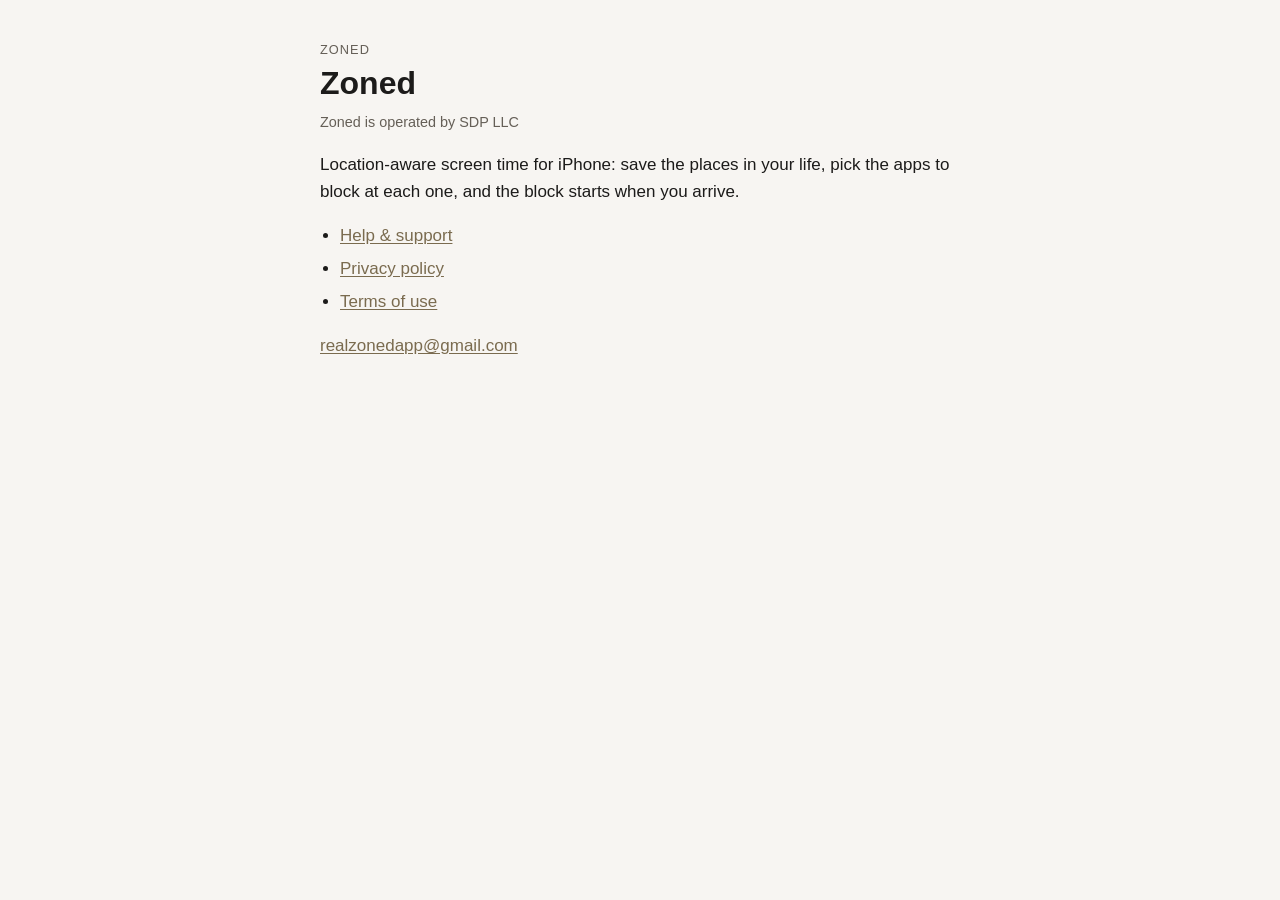
<file: index.html>
<!doctype html>
<html lang="en">
<head>
<meta charset="utf-8">
<meta name="viewport" content="width=device-width, initial-scale=1">
<!-- Row 39: GitHub Pages can't set headers, so the policy rides in the page.
     No scripts, frames or forms here, so nothing is allowed but this site's
     own stylesheet. -->
<meta http-equiv="Content-Security-Policy" content="default-src 'none'; style-src 'self'; base-uri 'none'; form-action 'none'">
<meta name="referrer" content="no-referrer">
<title>Zoned</title>
<link rel="stylesheet" href="style.css">
</head>
<body>
<main>
<p class="eyebrow">Zoned</p>
<h1>Zoned</h1>
<p class="meta">Zoned is operated by SDP LLC</p>
<p>Location-aware screen time for iPhone: save the places in your life, pick the apps to block at
each one, and the block starts when you arrive.</p>
<ul>
<li><a href="support.html">Help &amp; support</a></li>
<li><a href="privacy.html">Privacy policy</a></li>
<li><a href="terms.html">Terms of use</a></li>
</ul>
<p><a href="mailto:realzonedapp@gmail.com">realzonedapp@gmail.com</a></p>
</main>
</body>
</html>
</file>
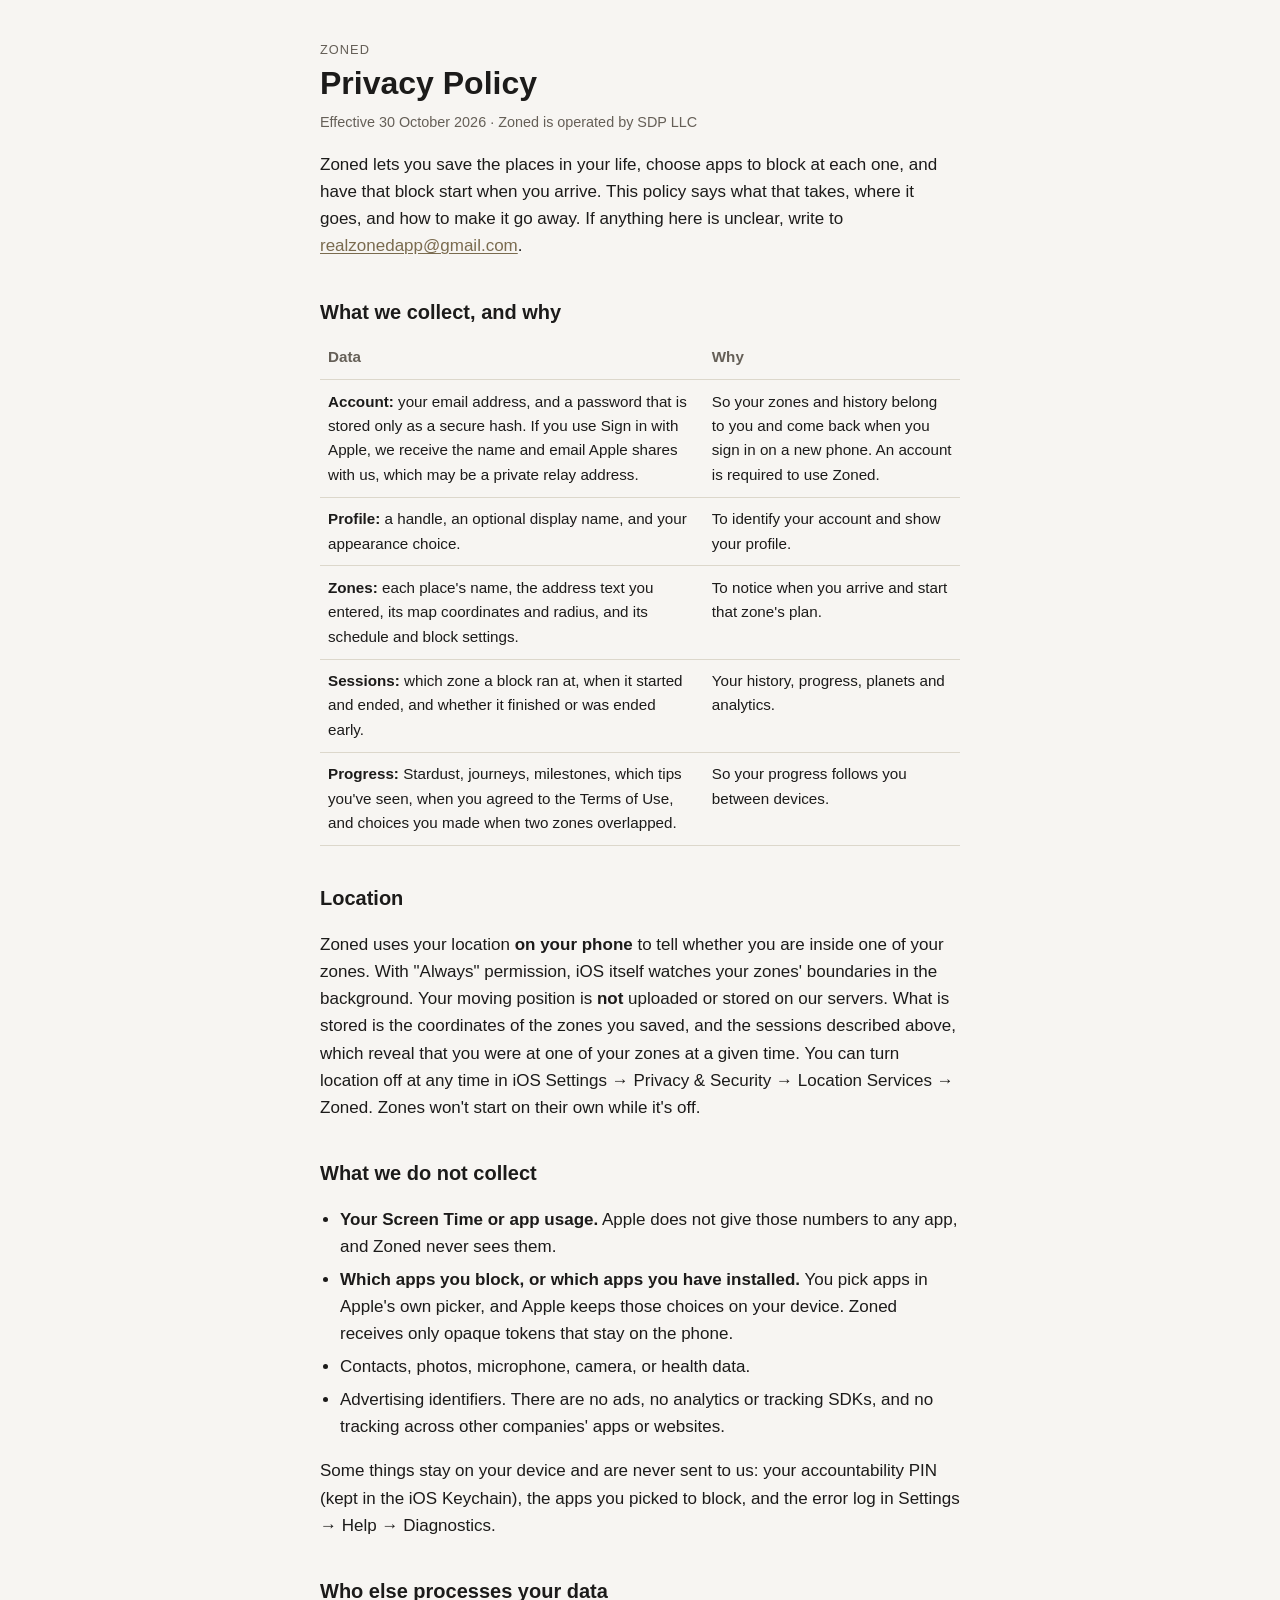
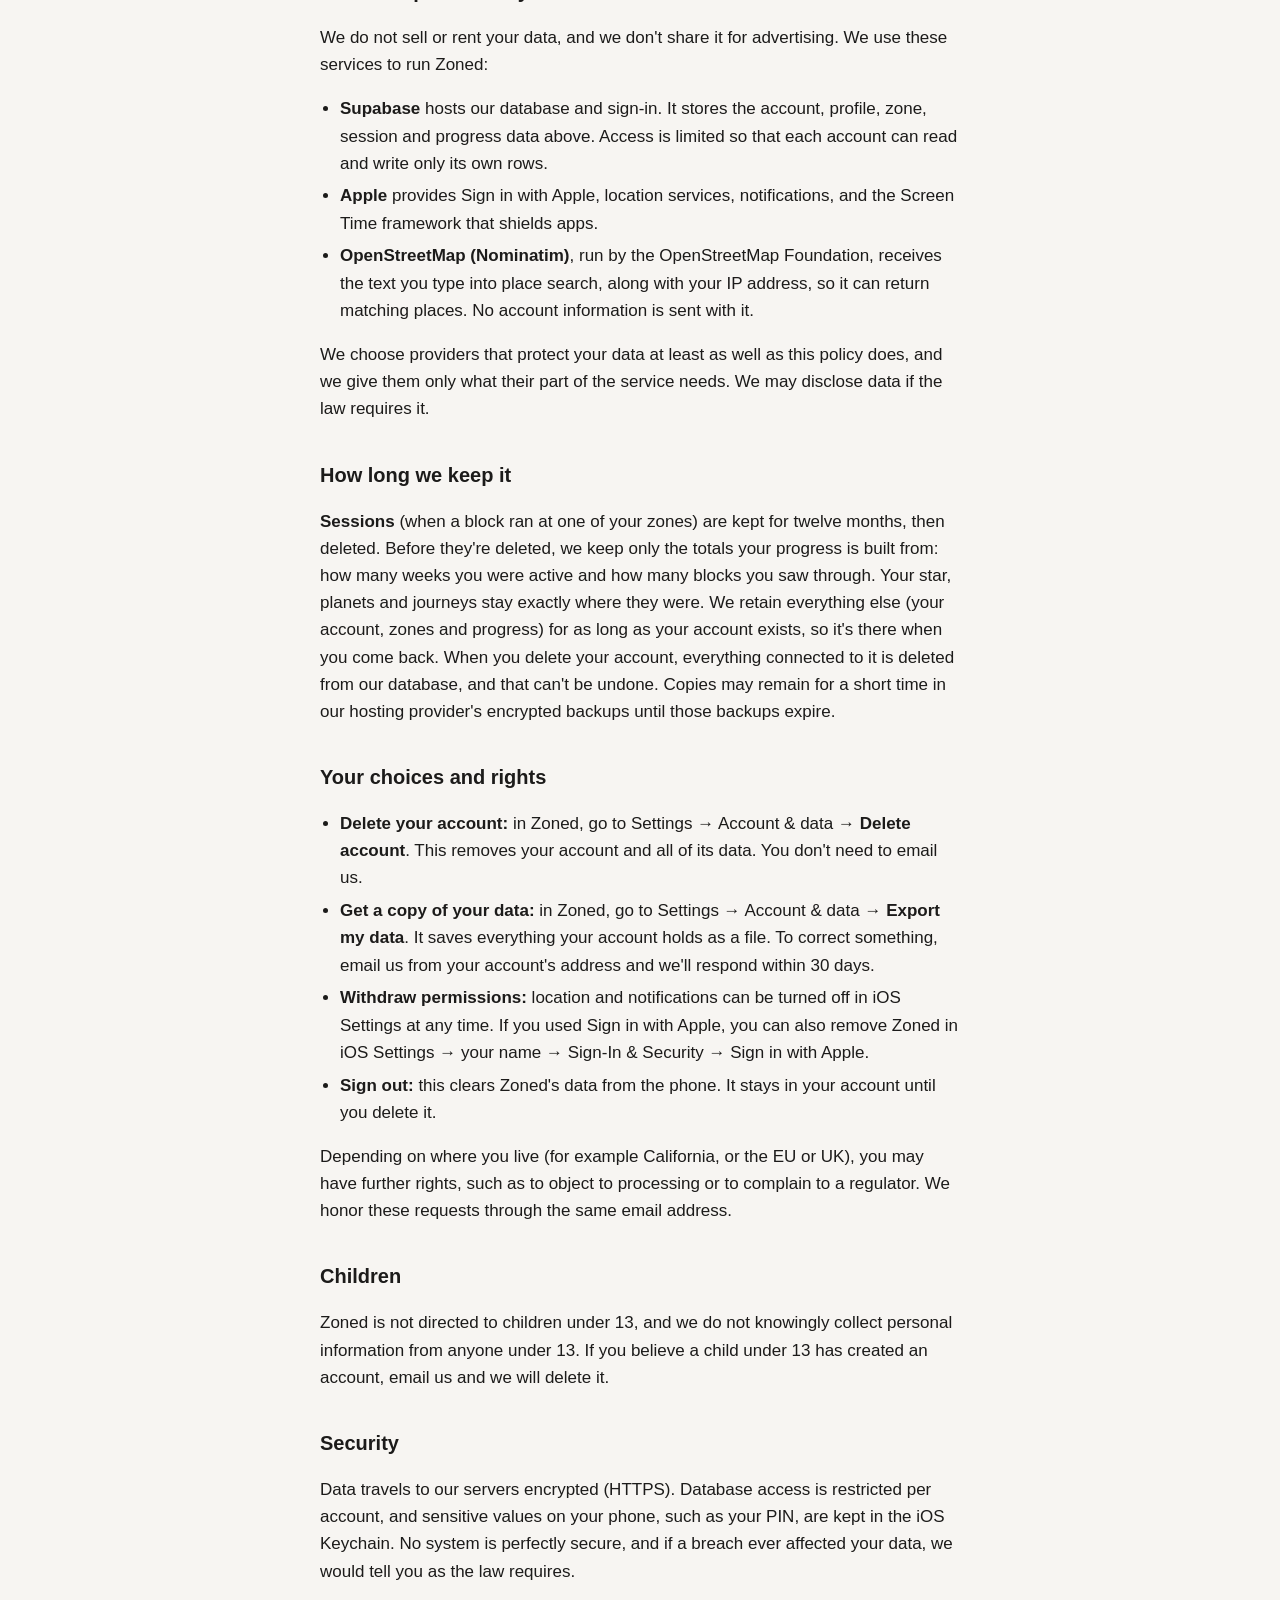
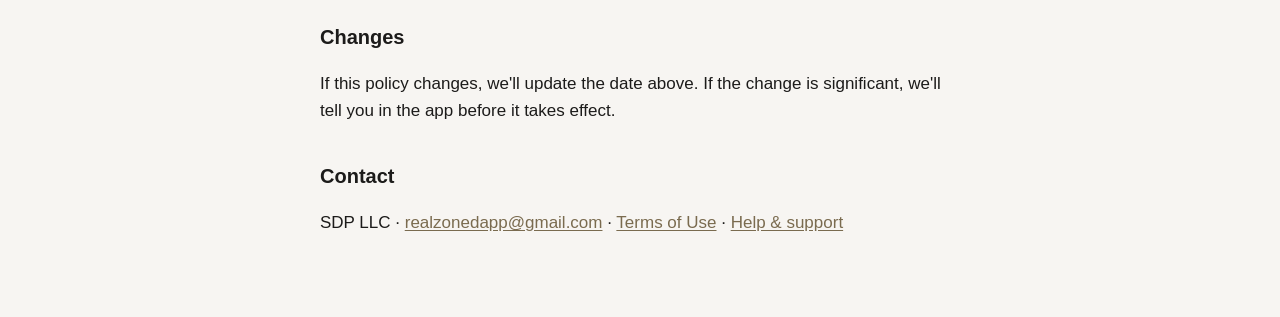
<file: privacy.html>
<!doctype html>
<html lang="en">
<head>
<meta charset="utf-8">
<meta name="viewport" content="width=device-width, initial-scale=1">
<!-- Generated from lib/legal-documents.ts by tests/legal.test.ts. Edit the
     words there and run `pnpm test -u`; the app shows the same text. -->
<!-- Row 39: GitHub Pages can't set headers, so the policy rides in the page.
     No scripts, frames or forms here, so nothing is allowed but this site's
     own stylesheet. -->
<meta http-equiv="Content-Security-Policy" content="default-src 'none'; style-src 'self'; base-uri 'none'; form-action 'none'">
<meta name="referrer" content="no-referrer">
<title>Zoned Privacy Policy</title>
<link rel="stylesheet" href="style.css">
</head>
<body>
<main>
<p class="eyebrow">Zoned</p>
<h1>Privacy Policy</h1>
<p class="meta">Effective 30 October 2026 · Zoned is operated by SDP LLC</p>

<p>Zoned lets you save the places in your life, choose apps to block at each one, and have that block start when you arrive. This policy says what that takes, where it goes, and how to make it go away. If anything here is unclear, write to <a href="mailto:realzonedapp@gmail.com">realzonedapp@gmail.com</a>.</p>

<h2>What we collect, and why</h2>
<table>
<thead><tr><th>Data</th><th>Why</th></tr></thead>
<tbody>
<tr><td><strong>Account:</strong> your email address, and a password that is stored only as a secure hash. If you use Sign in with Apple, we receive the name and email Apple shares with us, which may be a private relay address.</td><td>So your zones and history belong to you and come back when you sign in on a new phone. An account is required to use Zoned.</td></tr>
<tr><td><strong>Profile:</strong> a handle, an optional display name, and your appearance choice.</td><td>To identify your account and show your profile.</td></tr>
<tr><td><strong>Zones:</strong> each place's name, the address text you entered, its map coordinates and radius, and its schedule and block settings.</td><td>To notice when you arrive and start that zone's plan.</td></tr>
<tr><td><strong>Sessions:</strong> which zone a block ran at, when it started and ended, and whether it finished or was ended early.</td><td>Your history, progress, planets and analytics.</td></tr>
<tr><td><strong>Progress:</strong> Stardust, journeys, milestones, which tips you've seen, when you agreed to the Terms of Use, and choices you made when two zones overlapped.</td><td>So your progress follows you between devices.</td></tr>
</tbody>
</table>

<h2>Location</h2>
<p>Zoned uses your location <strong>on your phone</strong> to tell whether you are inside one of your zones. With &quot;Always&quot; permission, iOS itself watches your zones' boundaries in the background. Your moving position is <strong>not</strong> uploaded or stored on our servers. What is stored is the coordinates of the zones you saved, and the sessions described above, which reveal that you were at one of your zones at a given time. You can turn location off at any time in iOS Settings → Privacy &amp; Security → Location Services → Zoned. Zones won't start on their own while it's off.</p>

<h2>What we do not collect</h2>
<ul>
<li><strong>Your Screen Time or app usage.</strong> Apple does not give those numbers to any app, and Zoned never sees them.</li>
<li><strong>Which apps you block, or which apps you have installed.</strong> You pick apps in Apple's own picker, and Apple keeps those choices on your device. Zoned receives only opaque tokens that stay on the phone.</li>
<li>Contacts, photos, microphone, camera, or health data.</li>
<li>Advertising identifiers. There are no ads, no analytics or tracking SDKs, and no tracking across other companies' apps or websites.</li>
</ul>
<p>Some things stay on your device and are never sent to us: your accountability PIN (kept in the iOS Keychain), the apps you picked to block, and the error log in Settings → Help → Diagnostics.</p>

<h2>Who else processes your data</h2>
<p>We do not sell or rent your data, and we don't share it for advertising. We use these services to run Zoned:</p>
<ul>
<li><strong>Supabase</strong> hosts our database and sign-in. It stores the account, profile, zone, session and progress data above. Access is limited so that each account can read and write only its own rows.</li>
<li><strong>Apple</strong> provides Sign in with Apple, location services, notifications, and the Screen Time framework that shields apps.</li>
<li><strong>OpenStreetMap (Nominatim)</strong>, run by the OpenStreetMap Foundation, receives the text you type into place search, along with your IP address, so it can return matching places. No account information is sent with it.</li>
</ul>
<p>We choose providers that protect your data at least as well as this policy does, and we give them only what their part of the service needs. We may disclose data if the law requires it.</p>

<h2>How long we keep it</h2>
<p><strong>Sessions</strong> (when a block ran at one of your zones) are kept for twelve months, then deleted. Before they're deleted, we keep only the totals your progress is built from: how many weeks you were active and how many blocks you saw through. Your star, planets and journeys stay exactly where they were. We retain everything else (your account, zones and progress) for as long as your account exists, so it's there when you come back. When you delete your account, everything connected to it is deleted from our database, and that can't be undone. Copies may remain for a short time in our hosting provider's encrypted backups until those backups expire.</p>

<h2>Your choices and rights</h2>
<ul>
<li><strong>Delete your account:</strong> in Zoned, go to Settings → Account &amp; data → <strong>Delete account</strong>. This removes your account and all of its data. You don't need to email us.</li>
<li><strong>Get a copy of your data:</strong> in Zoned, go to Settings → Account &amp; data → <strong>Export my data</strong>. It saves everything your account holds as a file. To correct something, email us from your account's address and we'll respond within 30 days.</li>
<li><strong>Withdraw permissions:</strong> location and notifications can be turned off in iOS Settings at any time. If you used Sign in with Apple, you can also remove Zoned in iOS Settings → your name → Sign-In &amp; Security → Sign in with Apple.</li>
<li><strong>Sign out:</strong> this clears Zoned's data from the phone. It stays in your account until you delete it.</li>
</ul>
<p>Depending on where you live (for example California, or the EU or UK), you may have further rights, such as to object to processing or to complain to a regulator. We honor these requests through the same email address.</p>

<h2>Children</h2>
<p>Zoned is not directed to children under 13, and we do not knowingly collect personal information from anyone under 13. If you believe a child under 13 has created an account, email us and we will delete it.</p>

<h2>Security</h2>
<p>Data travels to our servers encrypted (HTTPS). Database access is restricted per account, and sensitive values on your phone, such as your PIN, are kept in the iOS Keychain. No system is perfectly secure, and if a breach ever affected your data, we would tell you as the law requires.</p>

<h2>Changes</h2>
<p>If this policy changes, we'll update the date above. If the change is significant, we'll tell you in the app before it takes effect.</p>

<h2>Contact</h2>
<p>SDP LLC · <a href="mailto:realzonedapp@gmail.com">realzonedapp@gmail.com</a> · <a href="terms.html">Terms of Use</a> · <a href="support.html">Help &amp; support</a></p>
</main>
</body>
</html>
</file>
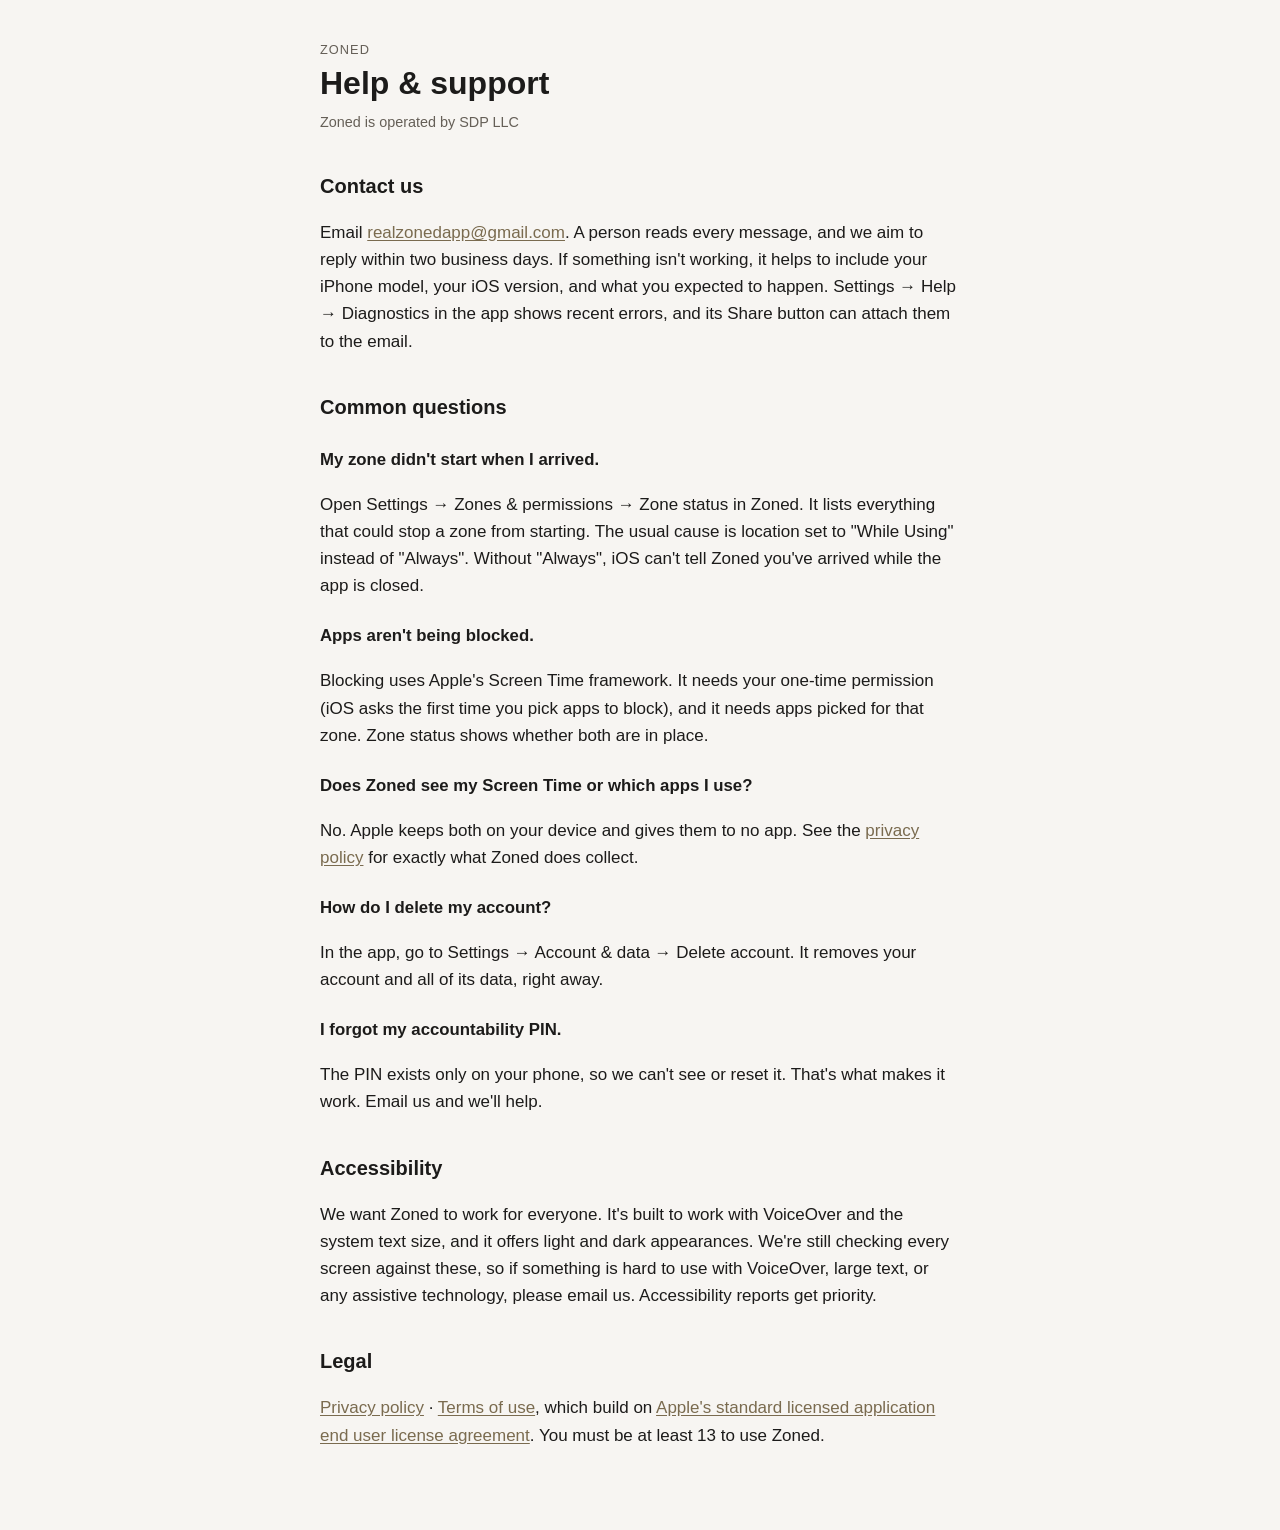
<file: support.html>
<!doctype html>
<html lang="en">
<head>
<meta charset="utf-8">
<meta name="viewport" content="width=device-width, initial-scale=1">
<!-- Row 39: GitHub Pages can't set headers, so the policy rides in the page.
     No scripts, frames or forms here, so nothing is allowed but this site's
     own stylesheet. -->
<meta http-equiv="Content-Security-Policy" content="default-src 'none'; style-src 'self'; base-uri 'none'; form-action 'none'">
<meta name="referrer" content="no-referrer">
<title>Zoned Support</title>
<link rel="stylesheet" href="style.css">
</head>
<body>
<main>
<p class="eyebrow">Zoned</p>
<h1>Help &amp; support</h1>
<p class="meta">Zoned is operated by SDP LLC</p>

<h2>Contact us</h2>
<p>Email <a href="mailto:realzonedapp@gmail.com?subject=Zoned%20support">realzonedapp@gmail.com</a>.
A person reads every message, and we aim to reply within two business days. If something isn't
working, it helps to include your iPhone model, your iOS version, and what you expected to happen.
Settings → Help → Diagnostics in the app shows recent errors, and its Share button can attach them to the email.</p>

<h2>Common questions</h2>

<h3>My zone didn't start when I arrived.</h3>
<p>Open Settings → Zones &amp; permissions → Zone status in Zoned. It lists everything that could stop a zone from starting.
The usual cause is location set to "While Using" instead of "Always". Without "Always", iOS can't
tell Zoned you've arrived while the app is closed.</p>

<h3>Apps aren't being blocked.</h3>
<p>Blocking uses Apple's Screen Time framework. It needs your one-time permission (iOS asks the first
time you pick apps to block), and it needs apps picked for that zone. Zone status shows whether both
are in place.</p>

<h3>Does Zoned see my Screen Time or which apps I use?</h3>
<p>No. Apple keeps both on your device and gives them to no app. See the
<a href="privacy.html">privacy policy</a> for exactly what Zoned does collect.</p>

<h3>How do I delete my account?</h3>
<p>In the app, go to Settings → Account &amp; data → Delete account. It removes your account and all of its
data, right away.</p>

<h3>I forgot my accountability PIN.</h3>
<p>The PIN exists only on your phone, so we can't see or reset it. That's what makes it work. Email
us and we'll help.</p>

<h2>Accessibility</h2>
<p>We want Zoned to work for everyone. It's built to work with VoiceOver and the system text size, and it
offers light and dark appearances. We're still checking every screen against these, so if something is
hard to use with VoiceOver, large text, or any assistive technology, please email us. Accessibility
reports get priority.</p>

<h2>Legal</h2>
<p><a href="privacy.html">Privacy policy</a> · <a href="terms.html">Terms of use</a>, which build on
<a href="https://www.apple.com/legal/internet-services/itunes/dev/stdeula/">Apple's standard licensed
application end user license agreement</a>. You must be at least 13 to use Zoned.</p>
</main>
</body>
</html>
</file>
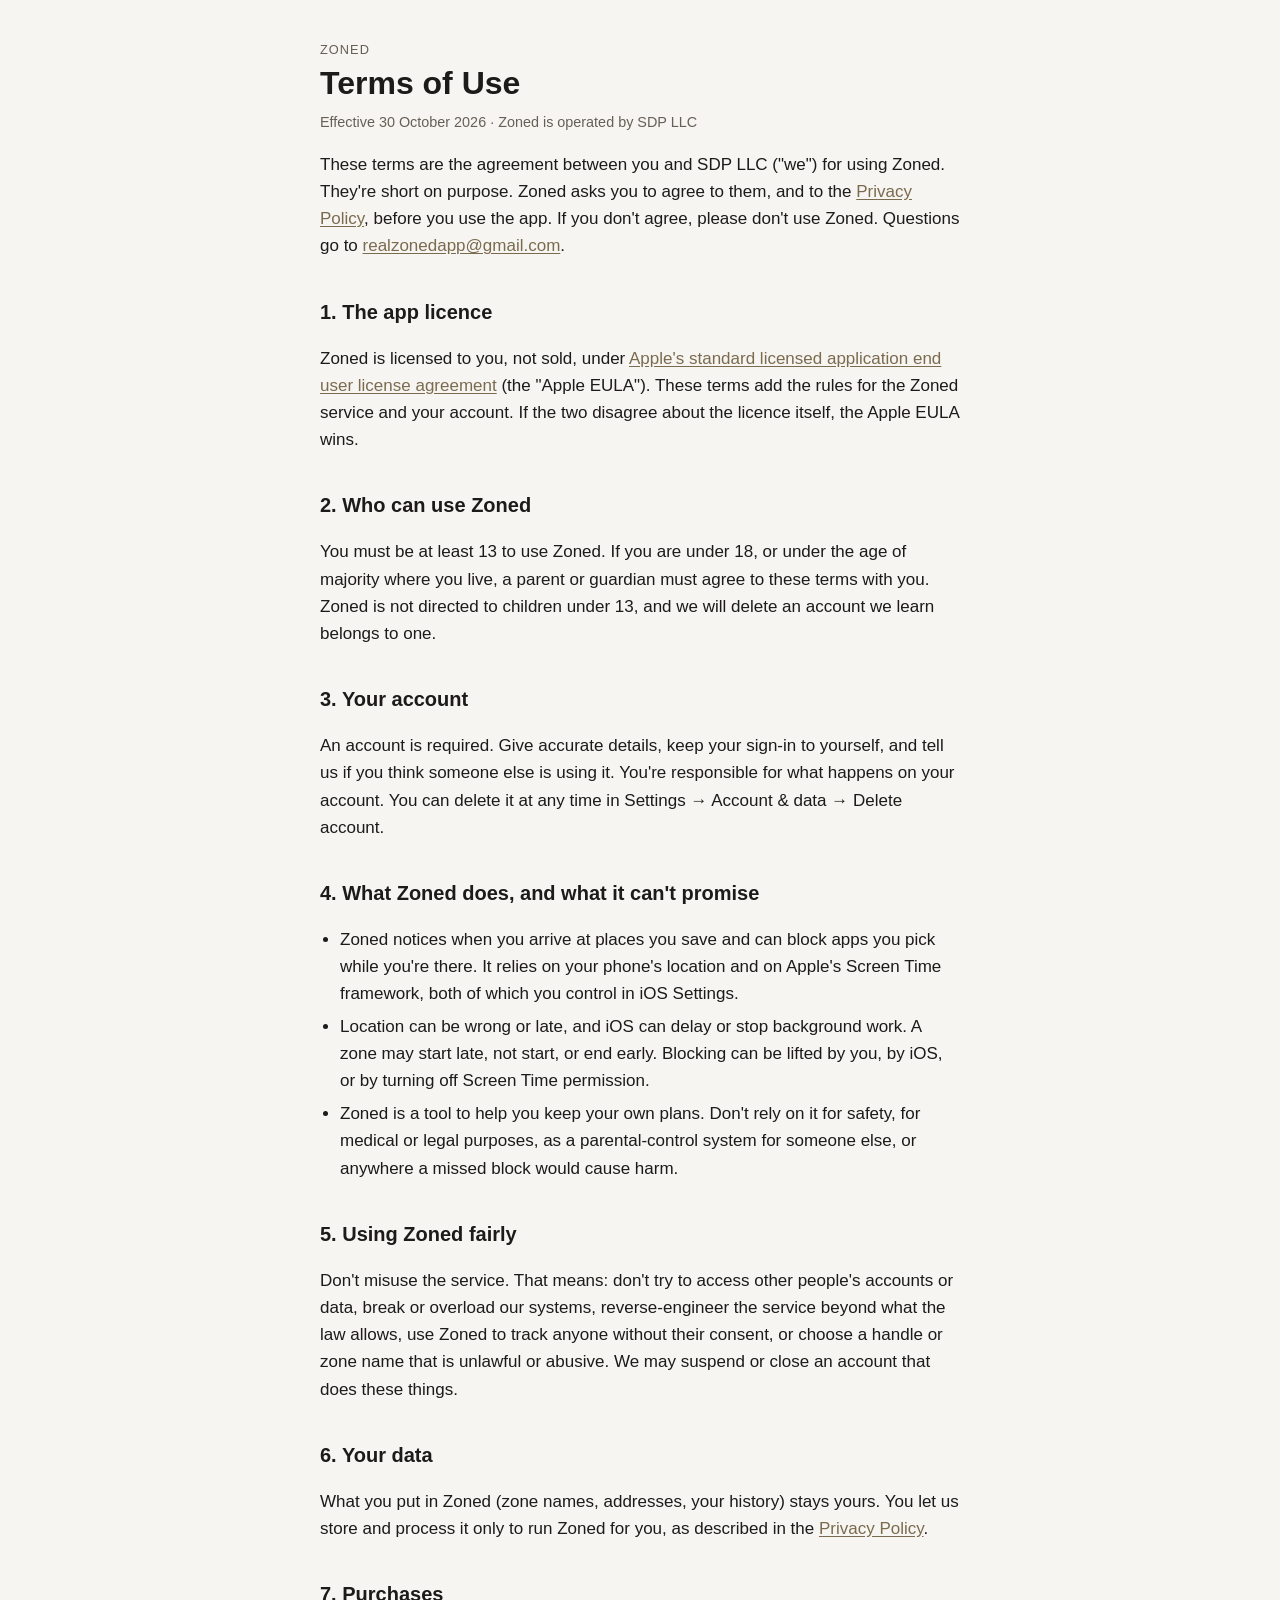
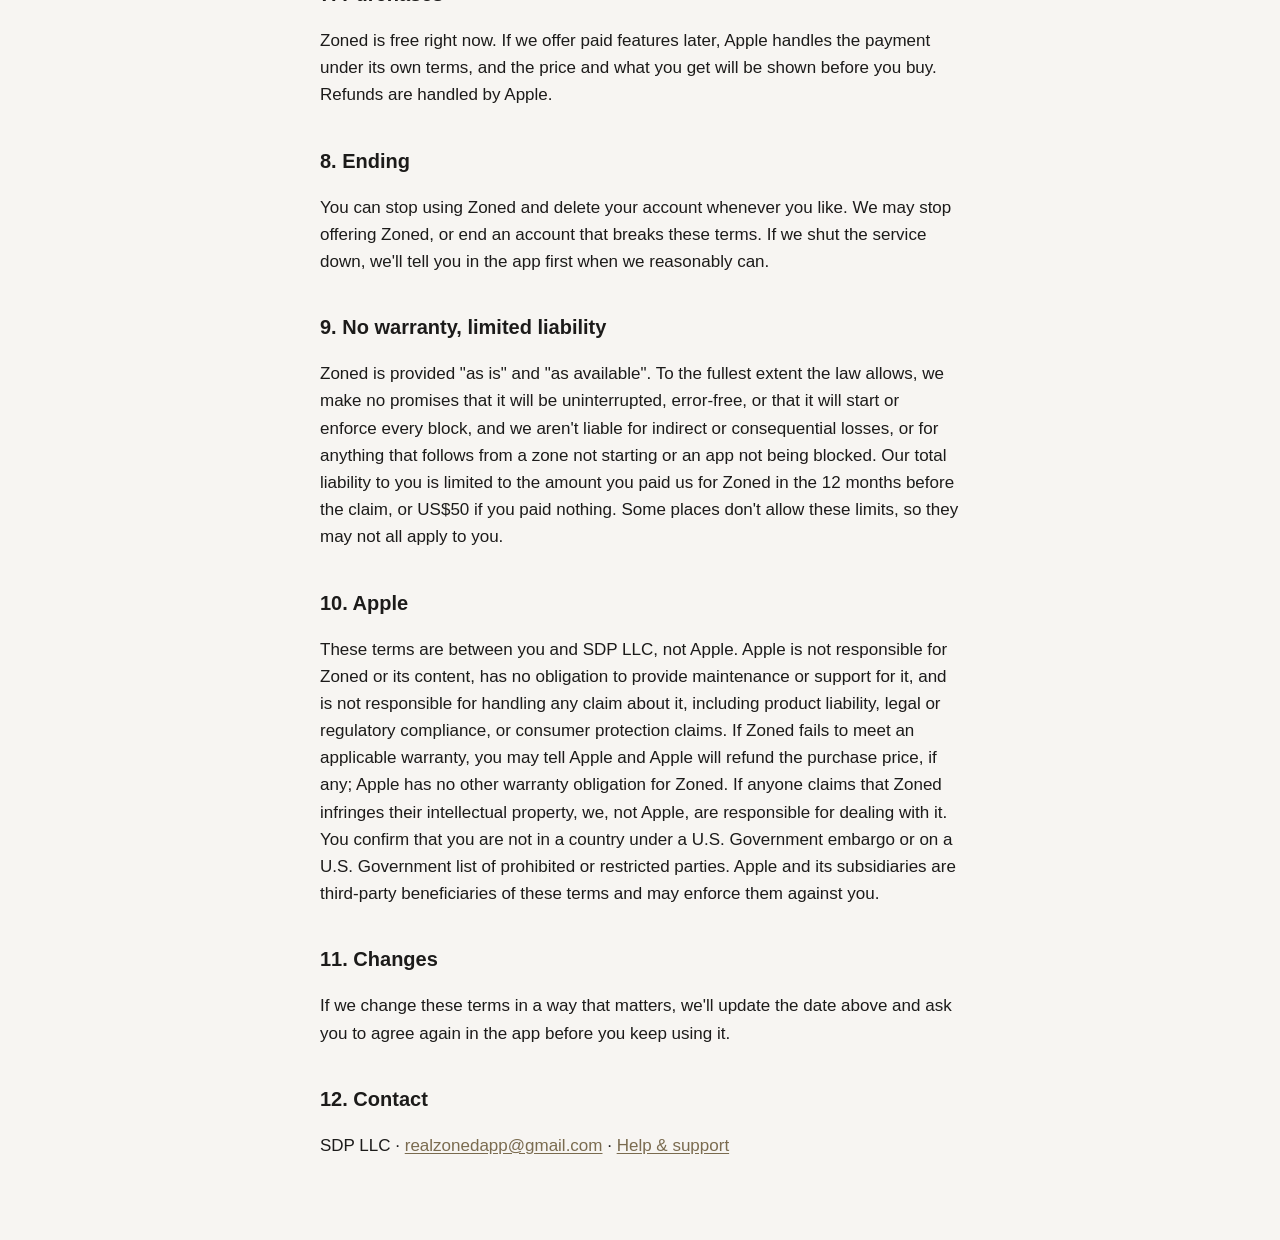
<file: terms.html>
<!doctype html>
<html lang="en">
<head>
<meta charset="utf-8">
<meta name="viewport" content="width=device-width, initial-scale=1">
<!-- Generated from lib/legal-documents.ts by tests/legal.test.ts. Edit the
     words there and run `pnpm test -u`; the app shows the same text. -->
<!-- Row 39: GitHub Pages can't set headers, so the policy rides in the page.
     No scripts, frames or forms here, so nothing is allowed but this site's
     own stylesheet. -->
<meta http-equiv="Content-Security-Policy" content="default-src 'none'; style-src 'self'; base-uri 'none'; form-action 'none'">
<meta name="referrer" content="no-referrer">
<title>Zoned Terms of Use</title>
<link rel="stylesheet" href="style.css">
</head>
<body>
<main>
<p class="eyebrow">Zoned</p>
<h1>Terms of Use</h1>
<p class="meta">Effective 30 October 2026 · Zoned is operated by SDP LLC</p>

<p>These terms are the agreement between you and SDP LLC (&quot;we&quot;) for using Zoned. They're short on purpose. Zoned asks you to agree to them, and to the <a href="privacy.html">Privacy Policy</a>, before you use the app. If you don't agree, please don't use Zoned. Questions go to <a href="mailto:realzonedapp@gmail.com">realzonedapp@gmail.com</a>.</p>

<h2>1. The app licence</h2>
<p>Zoned is licensed to you, not sold, under <a href="https://www.apple.com/legal/internet-services/itunes/dev/stdeula/">Apple's standard licensed application end user license agreement</a> (the &quot;Apple EULA&quot;). These terms add the rules for the Zoned service and your account. If the two disagree about the licence itself, the Apple EULA wins.</p>

<h2>2. Who can use Zoned</h2>
<p>You must be at least 13 to use Zoned. If you are under 18, or under the age of majority where you live, a parent or guardian must agree to these terms with you. Zoned is not directed to children under 13, and we will delete an account we learn belongs to one.</p>

<h2>3. Your account</h2>
<p>An account is required. Give accurate details, keep your sign-in to yourself, and tell us if you think someone else is using it. You're responsible for what happens on your account. You can delete it at any time in Settings → Account &amp; data → Delete account.</p>

<h2>4. What Zoned does, and what it can't promise</h2>
<ul>
<li>Zoned notices when you arrive at places you save and can block apps you pick while you're there. It relies on your phone's location and on Apple's Screen Time framework, both of which you control in iOS Settings.</li>
<li>Location can be wrong or late, and iOS can delay or stop background work. A zone may start late, not start, or end early. Blocking can be lifted by you, by iOS, or by turning off Screen Time permission.</li>
<li>Zoned is a tool to help you keep your own plans. Don't rely on it for safety, for medical or legal purposes, as a parental-control system for someone else, or anywhere a missed block would cause harm.</li>
</ul>

<h2>5. Using Zoned fairly</h2>
<p>Don't misuse the service. That means: don't try to access other people's accounts or data, break or overload our systems, reverse-engineer the service beyond what the law allows, use Zoned to track anyone without their consent, or choose a handle or zone name that is unlawful or abusive. We may suspend or close an account that does these things.</p>

<h2>6. Your data</h2>
<p>What you put in Zoned (zone names, addresses, your history) stays yours. You let us store and process it only to run Zoned for you, as described in the <a href="privacy.html">Privacy Policy</a>.</p>

<h2>7. Purchases</h2>
<p>Zoned is free right now. If we offer paid features later, Apple handles the payment under its own terms, and the price and what you get will be shown before you buy. Refunds are handled by Apple.</p>

<h2>8. Ending</h2>
<p>You can stop using Zoned and delete your account whenever you like. We may stop offering Zoned, or end an account that breaks these terms. If we shut the service down, we'll tell you in the app first when we reasonably can.</p>

<h2>9. No warranty, limited liability</h2>
<p>Zoned is provided &quot;as is&quot; and &quot;as available&quot;. To the fullest extent the law allows, we make no promises that it will be uninterrupted, error-free, or that it will start or enforce every block, and we aren't liable for indirect or consequential losses, or for anything that follows from a zone not starting or an app not being blocked. Our total liability to you is limited to the amount you paid us for Zoned in the 12 months before the claim, or US$50 if you paid nothing. Some places don't allow these limits, so they may not all apply to you.</p>

<h2>10. Apple</h2>
<p>These terms are between you and SDP LLC, not Apple. Apple is not responsible for Zoned or its content, has no obligation to provide maintenance or support for it, and is not responsible for handling any claim about it, including product liability, legal or regulatory compliance, or consumer protection claims. If Zoned fails to meet an applicable warranty, you may tell Apple and Apple will refund the purchase price, if any; Apple has no other warranty obligation for Zoned. If anyone claims that Zoned infringes their intellectual property, we, not Apple, are responsible for dealing with it. You confirm that you are not in a country under a U.S. Government embargo or on a U.S. Government list of prohibited or restricted parties. Apple and its subsidiaries are third-party beneficiaries of these terms and may enforce them against you.</p>

<h2>11. Changes</h2>
<p>If we change these terms in a way that matters, we'll update the date above and ask you to agree again in the app before you keep using it.</p>

<h2>12. Contact</h2>
<p>SDP LLC · <a href="mailto:realzonedapp@gmail.com">realzonedapp@gmail.com</a> · <a href="support.html">Help &amp; support</a></p>
</main>
</body>
</html>
</file>
<file: style.css>
/* Zoned's public pages. Marble in light, Matte Black in dark (lib/theme.ts). */
:root {
  --bg: #F7F5F2;
  --ink: #1C1B1A;
  --muted: #655F57;
  --line: #DCD7CB;
  --stone: #7A6B4F; /* darker than the in-app stone: 4.8:1 on Marble, WCAG AA for body links */
}
@media (prefers-color-scheme: dark) {
  :root {
    --bg: #0B0B0C;
    --ink: #EDECEA;
    --muted: #8A8680;
    --line: #232325;
    --stone: #C9B896;
  }
}
* { box-sizing: border-box; }
body {
  margin: 0;
  background: var(--bg);
  color: var(--ink);
  font: 17px/1.6 -apple-system, BlinkMacSystemFont, "Helvetica Neue", sans-serif;
  -webkit-text-size-adjust: 100%;
}
main { max-width: 42rem; margin: 0 auto; padding: 2.5rem 1rem 4rem; }
.eyebrow { text-transform: uppercase; letter-spacing: .08em; font-size: .8rem; color: var(--muted); margin: 0; }
h1 { font-size: 2rem; line-height: 1.2; margin: .25rem 0 .5rem; }
h2 { font-size: 1.25rem; margin: 2.25rem 0 .5rem; }
h3 { font-size: 1.05rem; margin: 1.5rem 0 .25rem; }
.meta { color: var(--muted); font-size: .9rem; margin-top: 0; }
a { color: var(--stone); text-underline-offset: 2px; }
ul { padding-left: 1.25rem; }
li { margin: .35rem 0; }
table { width: 100%; border-collapse: collapse; font-size: .95rem; }
th, td { text-align: left; vertical-align: top; padding: .6rem .5rem; border-bottom: 1px solid var(--line); }
th { color: var(--muted); font-weight: 600; }
@media (max-width: 30rem) {
  table, thead, tbody, tr, th, td { display: block; }
  thead { display: none; }
  td:first-child { border-bottom: 0; padding-bottom: 0; }
}
</file>
